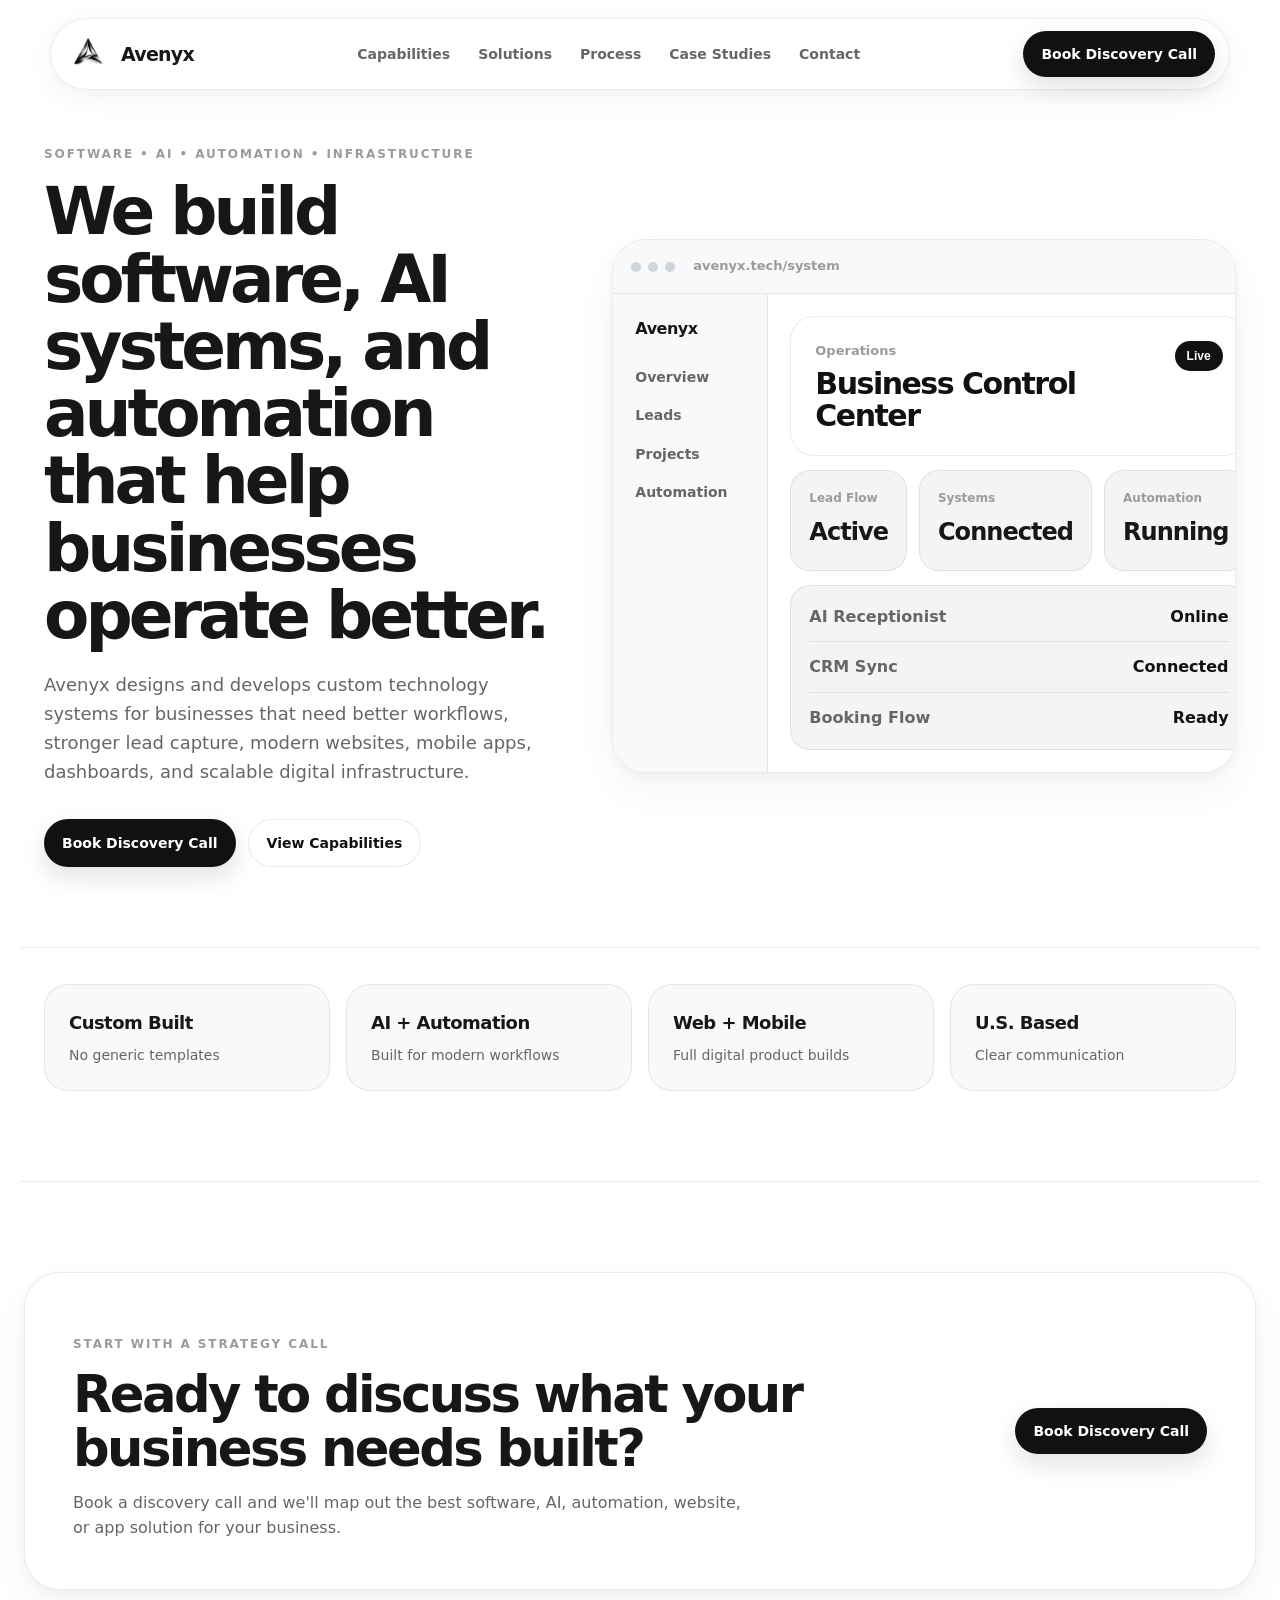
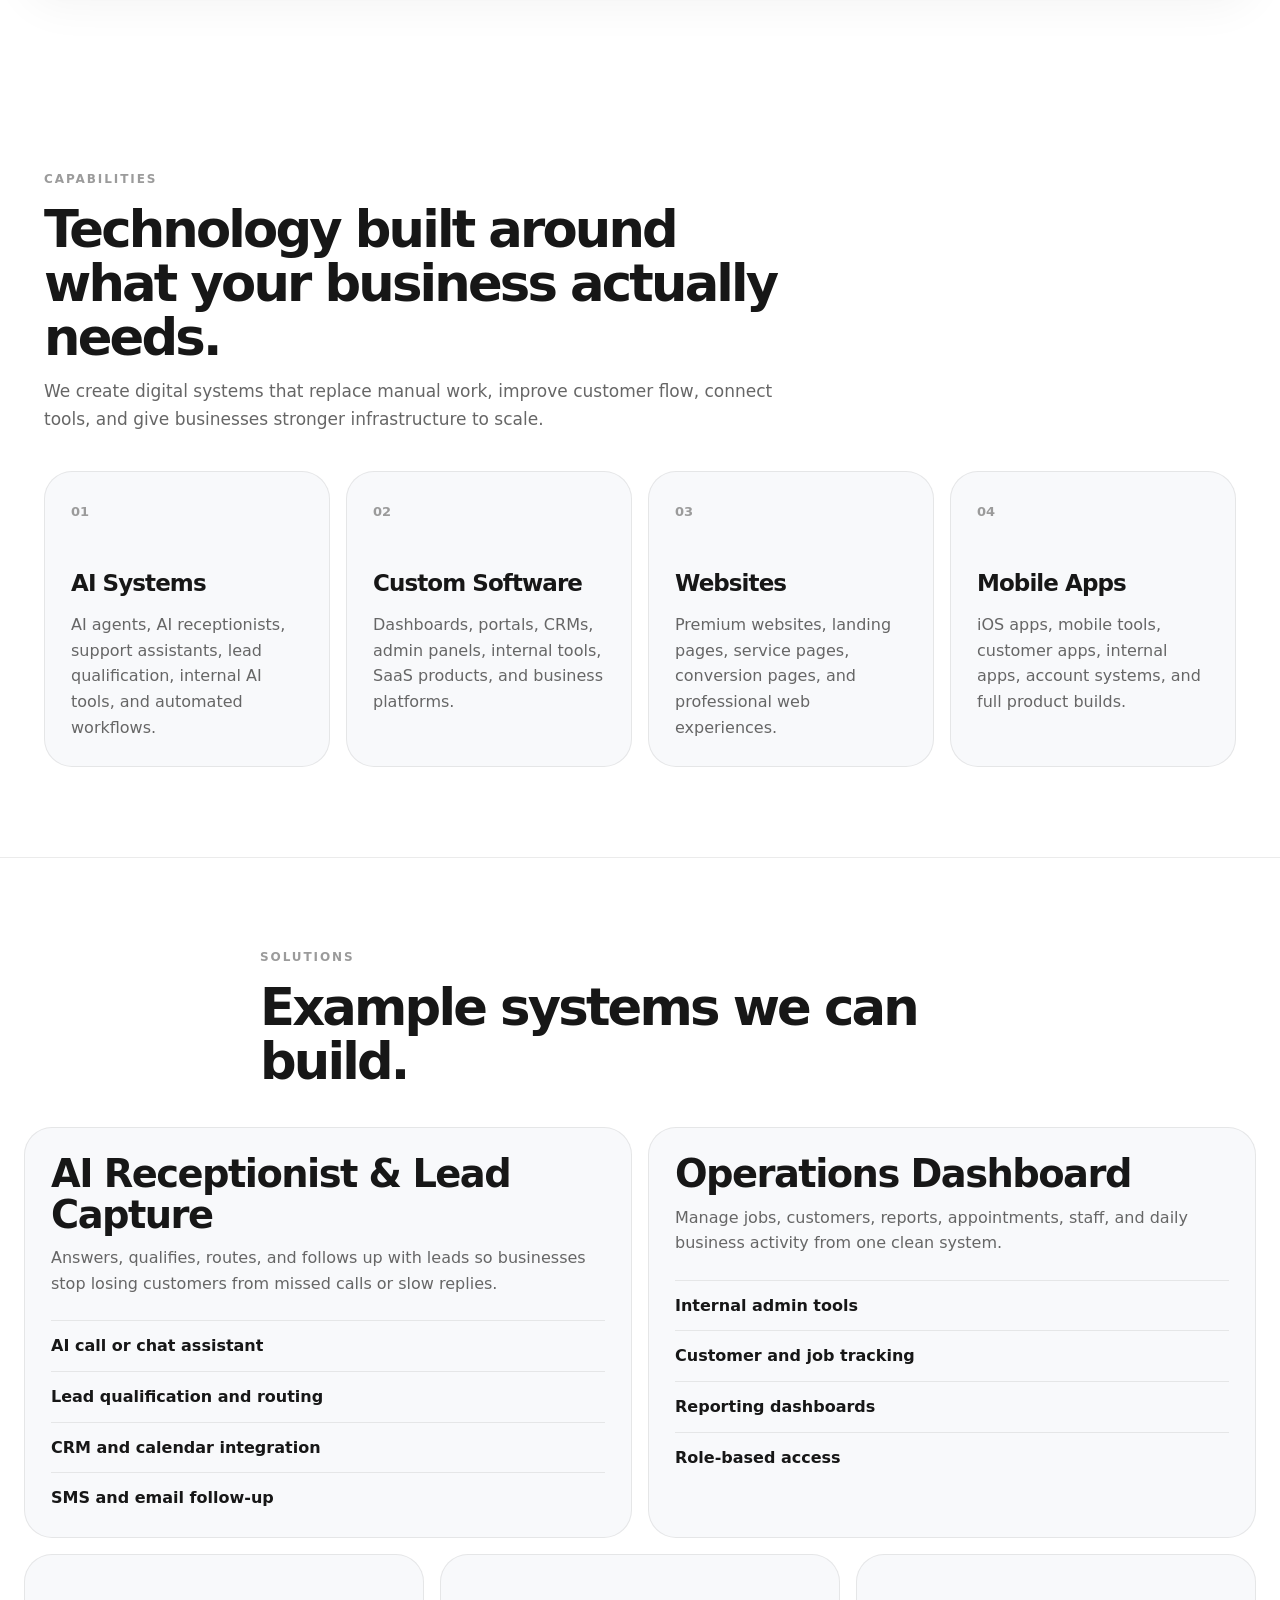
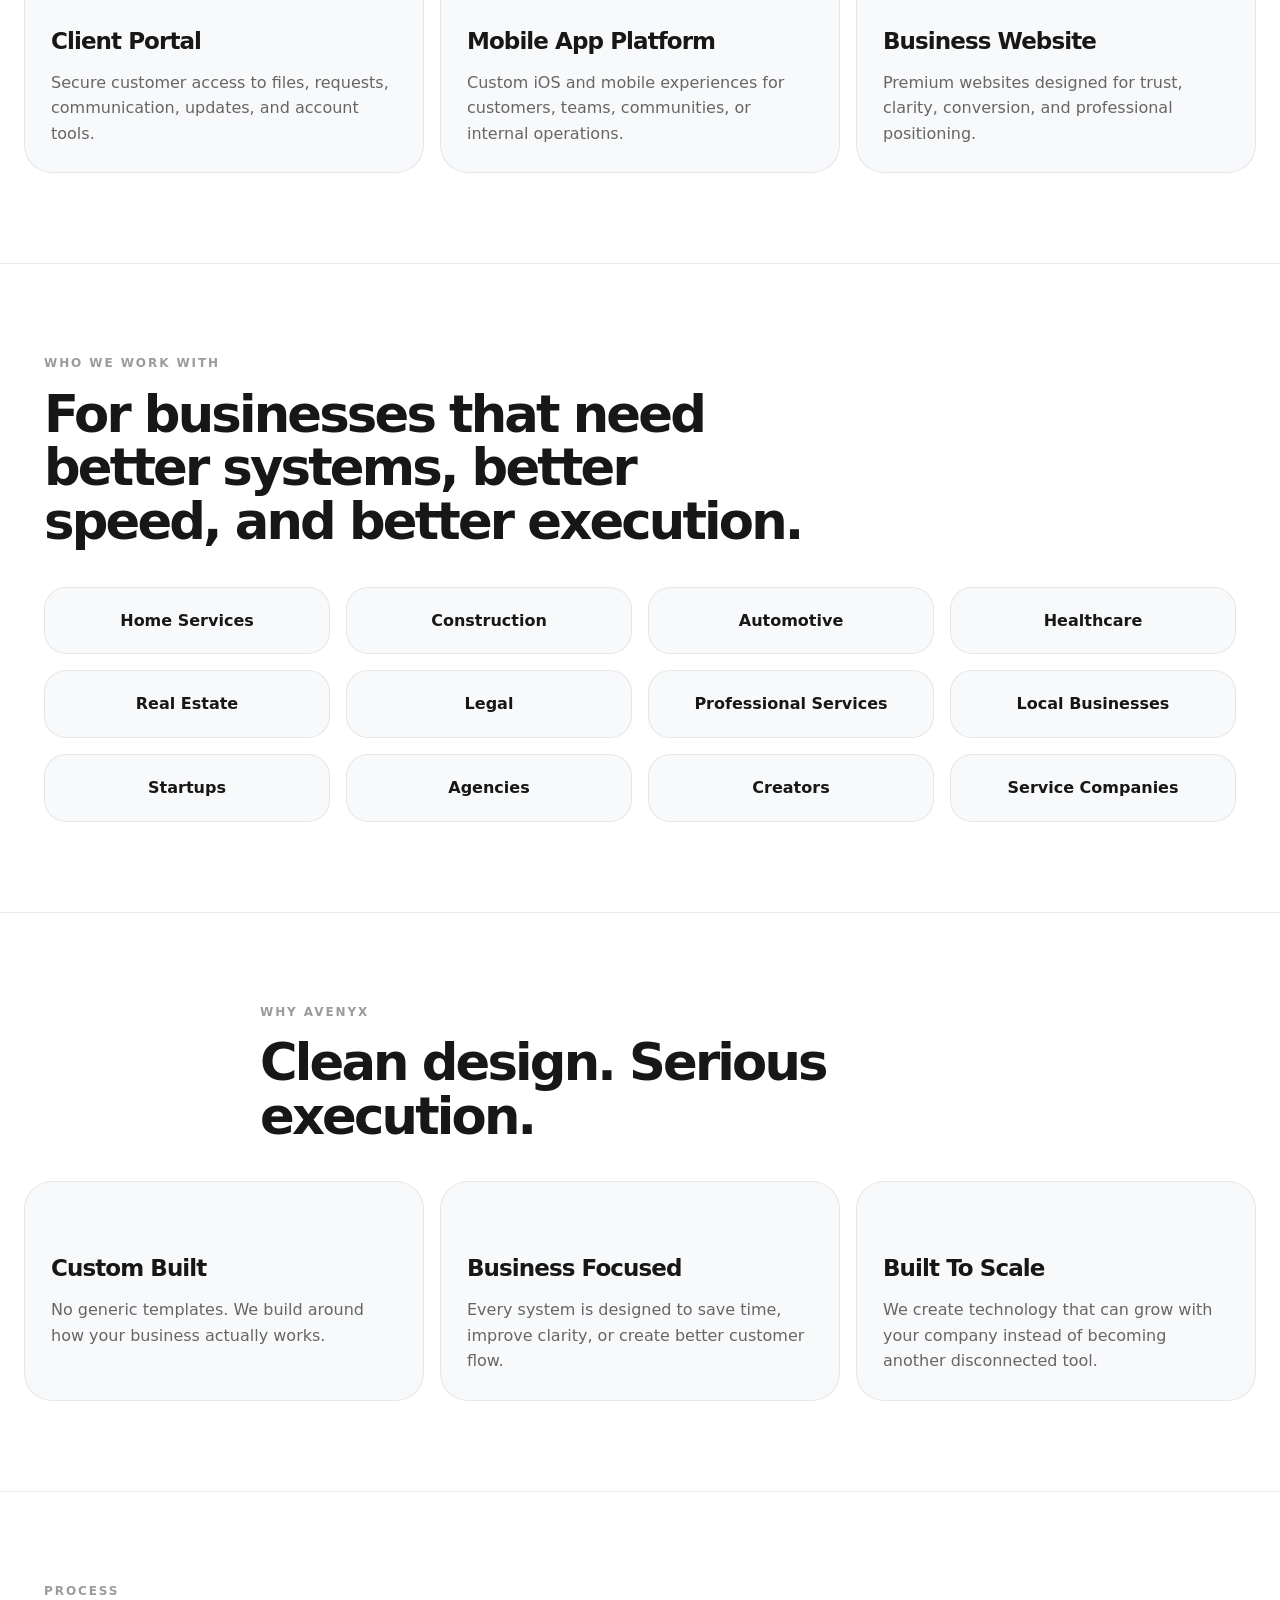
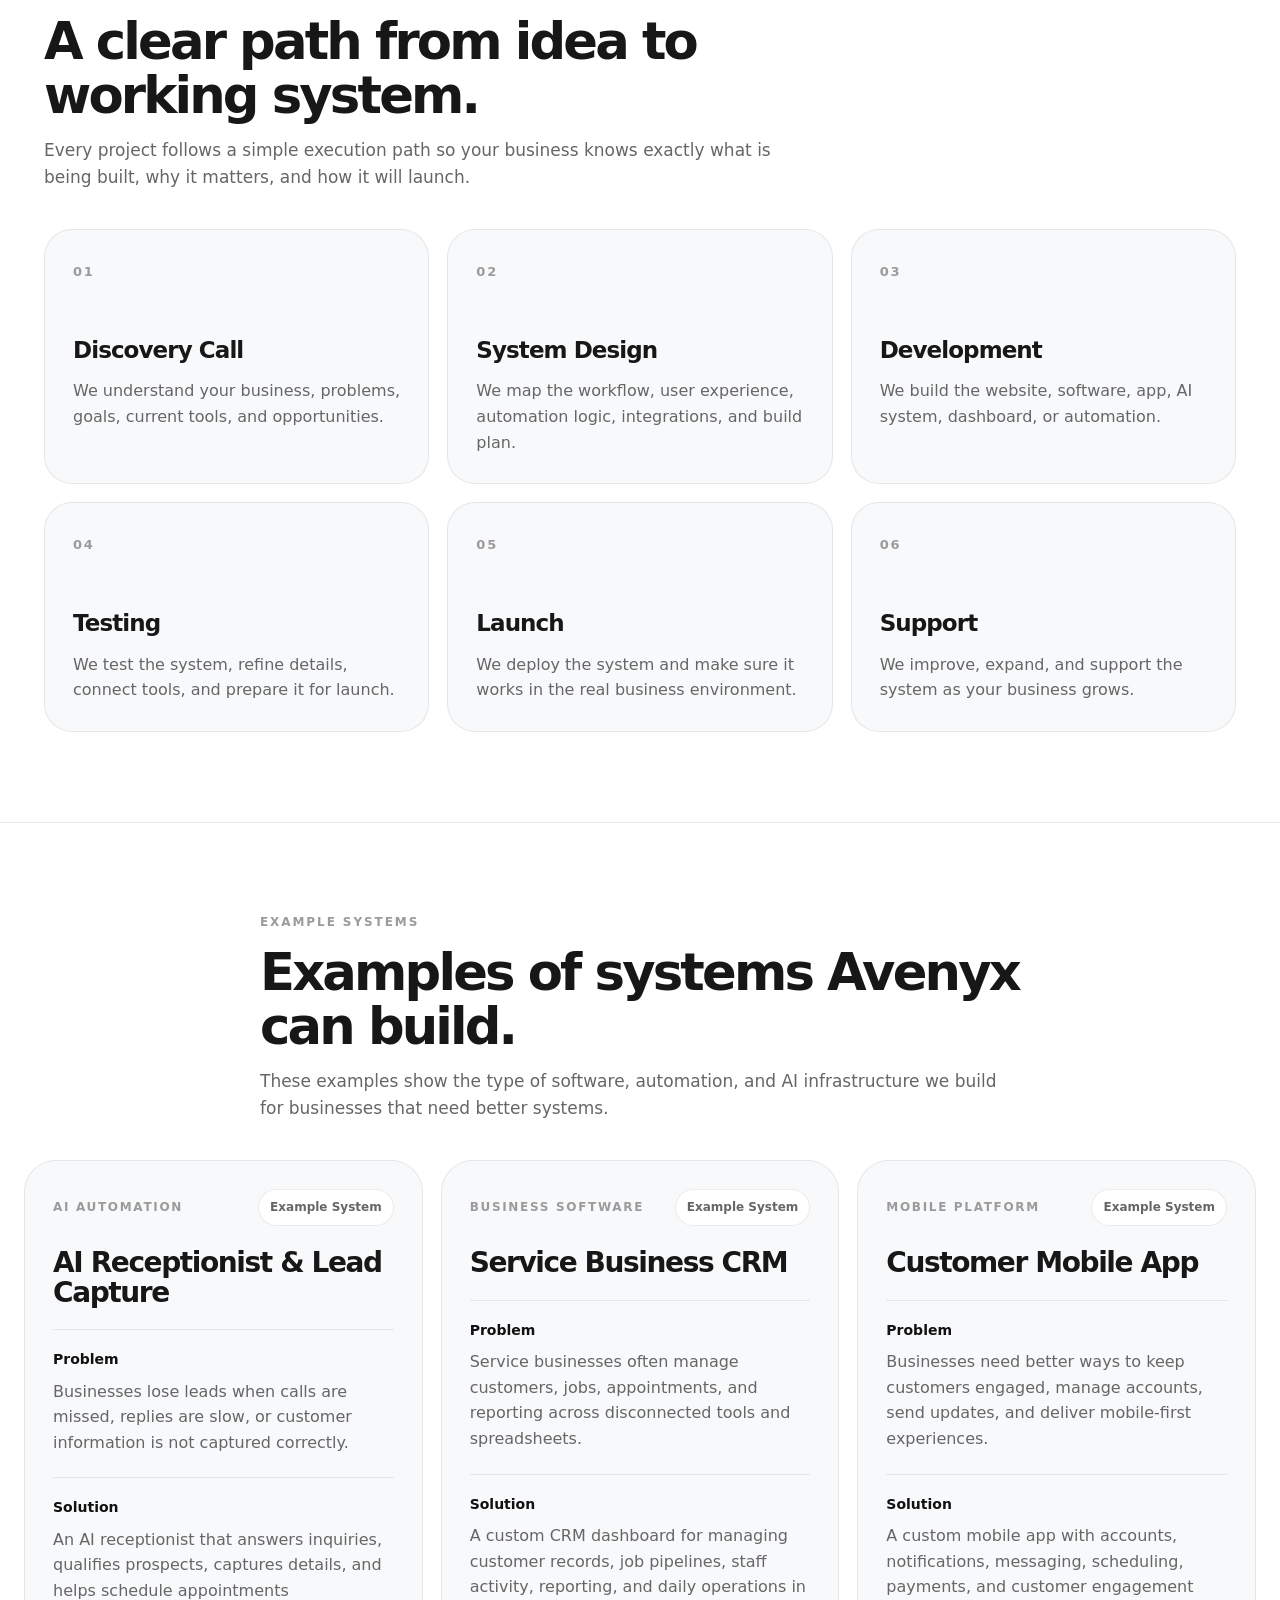
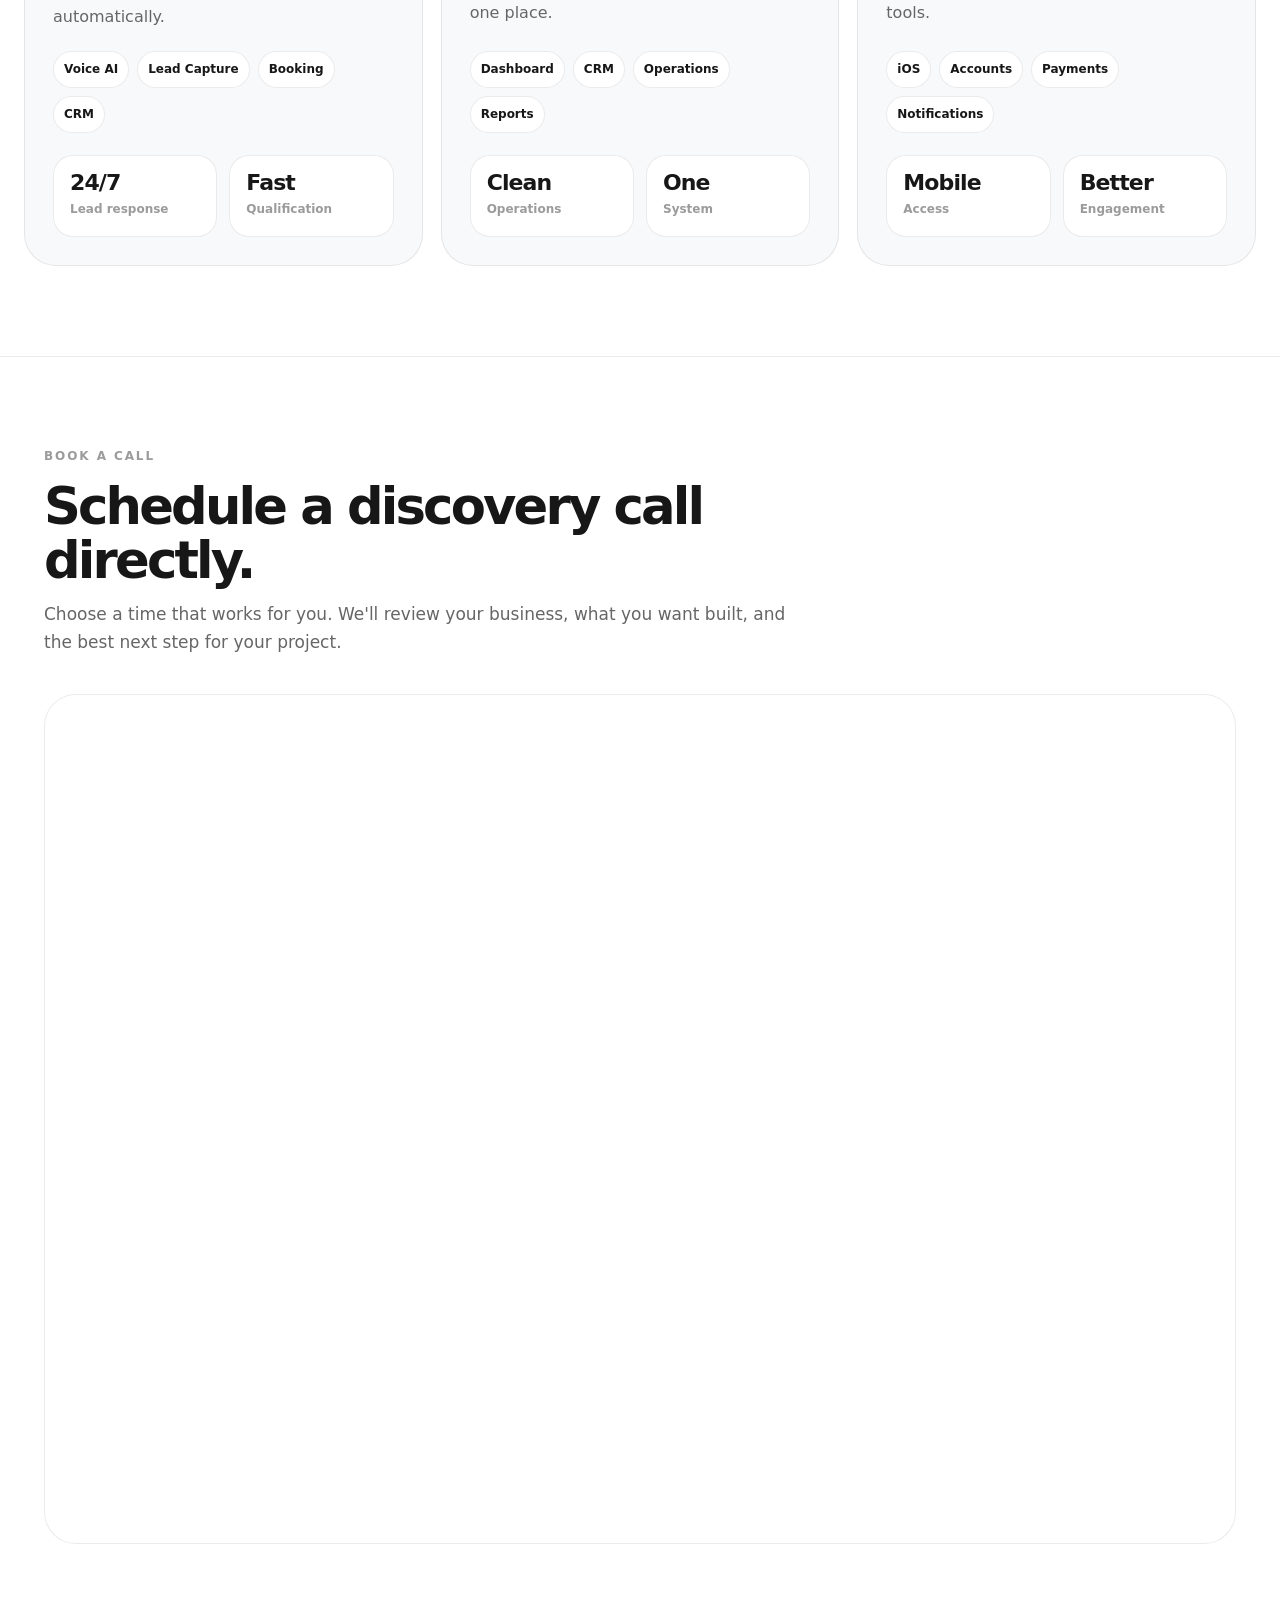
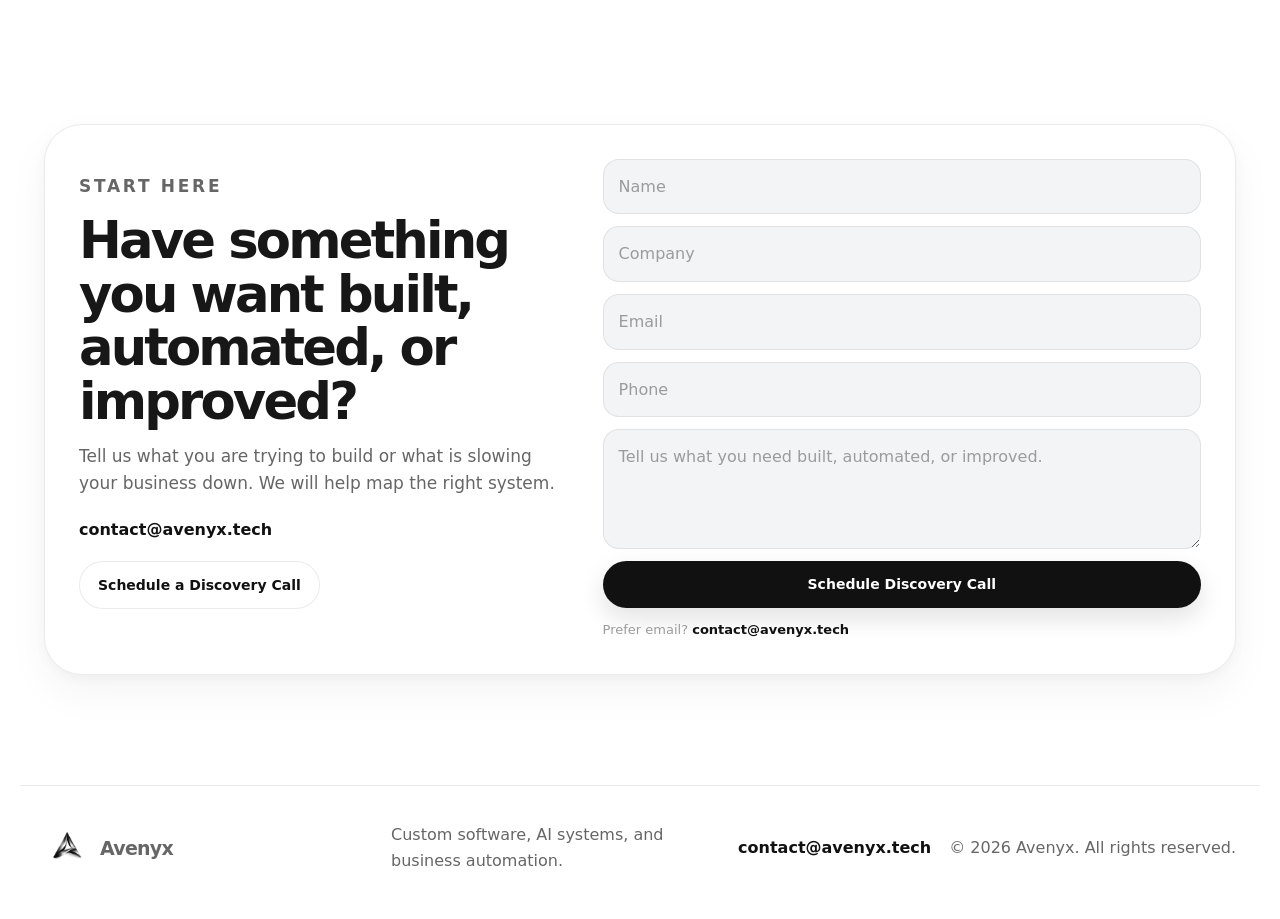
<file: index.html>
<!DOCTYPE html>
<html lang="en">
<head>
  <meta charset="UTF-8" />
  <link rel="icon" type="image/png" href="avenyx-logo.png?fresh=1">
<link rel="apple-touch-icon" href="avenyx-logo.png?fresh=1">
  <meta name="viewport" content="width=device-width, initial-scale=1.0" />

  <title>Avenyx | Software, AI Systems & Business Automation</title>

  <meta
    name="description"
    content="Avenyx builds custom software, AI systems, websites, mobile apps, automation, dashboards, and digital infrastructure for modern businesses."
  />

  <link rel="stylesheet" href="styles.css" />
  <link href="https://assets.calendly.com/assets/external/widget.css" rel="stylesheet" />
</head>

<body>
  <header class="nav">
    <a href="index.html" class="brand">
      <img src="avenyx-logo.png?fresh=1" alt="Avenyx logo" class="brand-logo" />
      <span>Avenyx</span>
    </a>

    <nav class="nav-links">
      <a href="#capabilities">Capabilities</a>
      <a href="#solutions">Solutions</a>
      <a href="#process">Process</a>
      <a href="#case-studies">Case Studies</a>
      <a href="#contact">Contact</a>
    </nav>

    <a
      class="nav-cta"
      href="https://calendly.com/elowell413/avenyx-discovery-call"
      onclick="Calendly.initPopupWidget({url: 'https://calendly.com/elowell413/avenyx-discovery-call'}); return false;"
    >
      Book Discovery Call
    </a>
  </header>

  <main>
    <section class="hero">
      <div class="hero-copy reveal">
        <p class="eyebrow">Software • AI • Automation • Infrastructure</p>

        <h1>We build software, AI systems, and automation that help businesses operate better.</h1>

        <p class="hero-text">
          Avenyx designs and develops custom technology systems for businesses that need
          better workflows, stronger lead capture, modern websites, mobile apps, dashboards,
          and scalable digital infrastructure.
        </p>

        <div class="hero-actions">
          <a
            class="primary-btn"
            href="https://calendly.com/elowell413/avenyx-discovery-call"
            onclick="Calendly.initPopupWidget({url: 'https://calendly.com/elowell413/avenyx-discovery-call'}); return false;"
          >
            Book Discovery Call
          </a>

          <a class="secondary-btn" href="#capabilities">
            View Capabilities
          </a>
        </div>
      </div>

      <div class="hero-visual reveal">
        <div class="browser-shell">
          <div class="browser-top">
            <div class="browser-dots">
              <span></span>
              <span></span>
              <span></span>
            </div>
            <p>avenyx.tech/system</p>
          </div>

          <div class="app-layout">
            <aside>
              <strong>Avenyx</strong>
              <span>Overview</span>
              <span>Leads</span>
              <span>Projects</span>
              <span>Automation</span>
            </aside>

            <section class="app-main">
              <div class="app-header">
                <div>
                  <p>Operations</p>
                  <h2>Business Control Center</h2>
                </div>
                <button type="button">Live</button>
              </div>

              <div class="app-cards">
                <div>
                  <p>Lead Flow</p>
                  <strong>Active</strong>
                </div>

                <div>
                  <p>Systems</p>
                  <strong>Connected</strong>
                </div>

                <div>
                  <p>Automation</p>
                  <strong>Running</strong>
                </div>
              </div>

              <div class="app-table">
                <div>
                  <span>AI Receptionist</span>
                  <strong>Online</strong>
                </div>

                <div>
                  <span>CRM Sync</span>
                  <strong>Connected</strong>
                </div>

                <div>
                  <span>Booking Flow</span>
                  <strong>Ready</strong>
                </div>
              </div>
            </section>
          </div>
        </div>
      </div>
    </section>

    <section class="trust-strip">
      <div class="trust-item reveal">
        <strong>Custom Built</strong>
        <span>No generic templates</span>
      </div>

      <div class="trust-item reveal">
        <strong>AI + Automation</strong>
        <span>Built for modern workflows</span>
      </div>

      <div class="trust-item reveal">
        <strong>Web + Mobile</strong>
        <span>Full digital product builds</span>
      </div>

      <div class="trust-item reveal">
        <strong>U.S. Based</strong>
        <span>Clear communication</span>
      </div>
    </section>

    <section class="strategy-call-section">
      <div class="strategy-call-card reveal">
        <div>
          <p class="section-label">Start With A Strategy Call</p>

          <h2>Ready to discuss what your business needs built?</h2>

          <p>
            Book a discovery call and we'll map out the best software,
            AI, automation, website, or app solution for your business.
          </p>
        </div>

        <a
          class="primary-btn"
          href="https://calendly.com/elowell413/avenyx-discovery-call"
          onclick="Calendly.initPopupWidget({url: 'https://calendly.com/elowell413/avenyx-discovery-call'}); return false;"
        >
          Book Discovery Call
        </a>
      </div>
    </section>

    <section id="capabilities" class="section">
      <div class="section-header reveal">
        <p class="section-label">Capabilities</p>
        <h2>Technology built around what your business actually needs.</h2>
        <p>
          We create digital systems that replace manual work, improve customer flow,
          connect tools, and give businesses stronger infrastructure to scale.
        </p>
      </div>

      <div class="capability-grid">
        <a href="ai-automation.html" class="card reveal">
          <span>01</span>
          <h3>AI Systems</h3>
          <p>AI agents, AI receptionists, support assistants, lead qualification, internal AI tools, and automated workflows.</p>
        </a>

        <a href="custom-software.html" class="card reveal">
          <span>02</span>
          <h3>Custom Software</h3>
          <p>Dashboards, portals, CRMs, admin panels, internal tools, SaaS products, and business platforms.</p>
        </a>

        <a href="websites.html" class="card reveal">
          <span>03</span>
          <h3>Websites</h3>
          <p>Premium websites, landing pages, service pages, conversion pages, and professional web experiences.</p>
        </a>

        <a href="mobile-apps.html" class="card reveal">
          <span>04</span>
          <h3>Mobile Apps</h3>
          <p>iOS apps, mobile tools, customer apps, internal apps, account systems, and full product builds.</p>
        </a>
      </div>
    </section>

    <section id="solutions" class="section alt-section">
      <div class="section-header reveal">
        <p class="section-label">Solutions</p>
        <h2>Example systems we can build.</h2>
      </div>

      <div class="solution-grid">
        <article class="solution-card reveal">
          <h3>AI Receptionist & Lead Capture</h3>
          <p>Answers, qualifies, routes, and follows up with leads so businesses stop losing customers from missed calls or slow replies.</p>
          <ul>
            <li>AI call or chat assistant</li>
            <li>Lead qualification and routing</li>
            <li>CRM and calendar integration</li>
            <li>SMS and email follow-up</li>
          </ul>
        </article>

        <article class="solution-card reveal">
          <h3>Operations Dashboard</h3>
          <p>Manage jobs, customers, reports, appointments, staff, and daily business activity from one clean system.</p>
          <ul>
            <li>Internal admin tools</li>
            <li>Customer and job tracking</li>
            <li>Reporting dashboards</li>
            <li>Role-based access</li>
          </ul>
        </article>
      </div>

      <div class="mini-grid">
        <article class="mini-card reveal">
          <h3>Client Portal</h3>
          <p>Secure customer access to files, requests, communication, updates, and account tools.</p>
        </article>

        <article class="mini-card reveal">
          <h3>Mobile App Platform</h3>
          <p>Custom iOS and mobile experiences for customers, teams, communities, or internal operations.</p>
        </article>

        <article class="mini-card reveal">
          <h3>Business Website</h3>
          <p>Premium websites designed for trust, clarity, conversion, and professional positioning.</p>
        </article>
      </div>
    </section>

    <section class="section">
      <div class="section-header reveal">
        <p class="section-label">Who We Work With</p>
        <h2>For businesses that need better systems, better speed, and better execution.</h2>
      </div>

      <div class="work-with-grid reveal">
        <div>Home Services</div>
        <div>Construction</div>
        <div>Automotive</div>
        <div>Healthcare</div>
        <div>Real Estate</div>
        <div>Legal</div>
        <div>Professional Services</div>
        <div>Local Businesses</div>
        <div>Startups</div>
        <div>Agencies</div>
        <div>Creators</div>
        <div>Service Companies</div>
      </div>
    </section>

    <section class="section alt-section">
      <div class="section-header reveal">
        <p class="section-label">Why Avenyx</p>
        <h2>Clean design. Serious execution.</h2>
      </div>

      <div class="why-grid">
        <div class="card reveal">
          <h3>Custom Built</h3>
          <p>No generic templates. We build around how your business actually works.</p>
        </div>

        <div class="card reveal">
          <h3>Business Focused</h3>
          <p>Every system is designed to save time, improve clarity, or create better customer flow.</p>
        </div>

        <div class="card reveal">
          <h3>Built To Scale</h3>
          <p>We create technology that can grow with your company instead of becoming another disconnected tool.</p>
        </div>
      </div>
    </section>

    <section id="process" class="section">
      <div class="section-header reveal">
        <p class="section-label">Process</p>
        <h2>A clear path from idea to working system.</h2>
        <p>
          Every project follows a simple execution path so your business knows exactly
          what is being built, why it matters, and how it will launch.
        </p>
      </div>

      <div class="timeline reveal">
        <div class="timeline-step">
          <span>01</span>
          <h3>Discovery Call</h3>
          <p>We understand your business, problems, goals, current tools, and opportunities.</p>
        </div>

        <div class="timeline-step">
          <span>02</span>
          <h3>System Design</h3>
          <p>We map the workflow, user experience, automation logic, integrations, and build plan.</p>
        </div>

        <div class="timeline-step">
          <span>03</span>
          <h3>Development</h3>
          <p>We build the website, software, app, AI system, dashboard, or automation.</p>
        </div>

        <div class="timeline-step">
          <span>04</span>
          <h3>Testing</h3>
          <p>We test the system, refine details, connect tools, and prepare it for launch.</p>
        </div>

        <div class="timeline-step">
          <span>05</span>
          <h3>Launch</h3>
          <p>We deploy the system and make sure it works in the real business environment.</p>
        </div>

        <div class="timeline-step">
          <span>06</span>
          <h3>Support</h3>
          <p>We improve, expand, and support the system as your business grows.</p>
        </div>
      </div>
    </section>

    <section id="case-studies" class="section alt-section">
      <div class="section-header reveal">
        <p class="section-label">Example Systems</p>
        <h2>Examples of systems Avenyx can build.</h2>
        <p>
          These examples show the type of software, automation, and AI infrastructure
          we build for businesses that need better systems.
        </p>
      </div>

      <div class="case-study-grid">
        <article class="case-study-card reveal">
          <div class="case-study-top">
            <p>AI Automation</p>
            <span>Example System</span>
          </div>

          <h3>AI Receptionist & Lead Capture</h3>

          <div class="case-study-block">
            <strong>Problem</strong>
            <p>Businesses lose leads when calls are missed, replies are slow, or customer information is not captured correctly.</p>
          </div>

          <div class="case-study-block">
            <strong>Solution</strong>
            <p>An AI receptionist that answers inquiries, qualifies prospects, captures details, and helps schedule appointments automatically.</p>
          </div>

          <div class="case-study-tags">
            <span>Voice AI</span>
            <span>Lead Capture</span>
            <span>Booking</span>
            <span>CRM</span>
          </div>

          <div class="case-study-results">
            <div>
              <strong>24/7</strong>
              <span>Lead response</span>
            </div>
            <div>
              <strong>Fast</strong>
              <span>Qualification</span>
            </div>
          </div>
        </article>

        <article class="case-study-card reveal">
          <div class="case-study-top">
            <p>Business Software</p>
            <span>Example System</span>
          </div>

          <h3>Service Business CRM</h3>

          <div class="case-study-block">
            <strong>Problem</strong>
            <p>Service businesses often manage customers, jobs, appointments, and reporting across disconnected tools and spreadsheets.</p>
          </div>

          <div class="case-study-block">
            <strong>Solution</strong>
            <p>A custom CRM dashboard for managing customer records, job pipelines, staff activity, reporting, and daily operations in one place.</p>
          </div>

          <div class="case-study-tags">
            <span>Dashboard</span>
            <span>CRM</span>
            <span>Operations</span>
            <span>Reports</span>
          </div>

          <div class="case-study-results">
            <div>
              <strong>Clean</strong>
              <span>Operations</span>
            </div>
            <div>
              <strong>One</strong>
              <span>System</span>
            </div>
          </div>
        </article>

        <article class="case-study-card reveal">
          <div class="case-study-top">
            <p>Mobile Platform</p>
            <span>Example System</span>
          </div>

          <h3>Customer Mobile App</h3>

          <div class="case-study-block">
            <strong>Problem</strong>
            <p>Businesses need better ways to keep customers engaged, manage accounts, send updates, and deliver mobile-first experiences.</p>
          </div>

          <div class="case-study-block">
            <strong>Solution</strong>
            <p>A custom mobile app with accounts, notifications, messaging, scheduling, payments, and customer engagement tools.</p>
          </div>

          <div class="case-study-tags">
            <span>iOS</span>
            <span>Accounts</span>
            <span>Payments</span>
            <span>Notifications</span>
          </div>

          <div class="case-study-results">
            <div>
              <strong>Mobile</strong>
              <span>Access</span>
            </div>
            <div>
              <strong>Better</strong>
              <span>Engagement</span>
            </div>
          </div>
        </article>
      </div>
    </section>

    <section class="section calendly-section">
      <div class="section-header reveal">
        <p class="section-label">Book A Call</p>
        <h2>Schedule a discovery call directly.</h2>
        <p>
          Choose a time that works for you. We'll review your business, what you want built,
          and the best next step for your project.
        </p>
      </div>

      <div
        class="calendly-inline-widget"
        data-url="https://calendly.com/elowell413/avenyx-discovery-call?hide_gdpr_banner=1"
      ></div>
    </section>

    <section id="contact" class="section contact-section">
      <div class="contact-card reveal">
        <div class="contact-copy">
          <p class="section-label">Start Here</p>
          <h2>Have something you want built, automated, or improved?</h2>
          <p>
            Tell us what you are trying to build or what is slowing your business down.
            We will help map the right system.
          </p>

          <a class="email-link" href="mailto:contact@avenyx.tech?subject=Avenyx Project Inquiry">
            contact@avenyx.tech
          </a>

          <a
            class="secondary-btn calendly-button"
            href="https://calendly.com/elowell413/avenyx-discovery-call"
            onclick="Calendly.initPopupWidget({url: 'https://calendly.com/elowell413/avenyx-discovery-call'}); return false;"
          >
            Schedule a Discovery Call
          </a>
        </div>

        <form class="contact-form">
          <input type="text" placeholder="Name" />
          <input type="text" placeholder="Company" />
          <input type="email" placeholder="Email" />
          <input type="tel" placeholder="Phone" />
          <textarea placeholder="Tell us what you need built, automated, or improved."></textarea>

          <a
            class="primary-btn form-booking-button"
            href="https://calendly.com/elowell413/avenyx-discovery-call"
            onclick="Calendly.initPopupWidget({url: 'https://calendly.com/elowell413/avenyx-discovery-call'}); return false;"
          >
            Schedule Discovery Call
          </a>

          <p>
            Prefer email?
            <a href="mailto:contact@avenyx.tech">contact@avenyx.tech</a>
          </p>
        </form>
      </div>
    </section>
  </main>

  <footer>
    <div class="footer-brand">
      <img src="avenyx-logo.png?fresh=1" alt="Avenyx logo" class="brand-logo" />
      <span>Avenyx</span>
    </div>

    <p>Custom software, AI systems, and business automation.</p>
    <a href="mailto:contact@avenyx.tech">contact@avenyx.tech</a>
    <p>© <span id="year"></span> Avenyx. All rights reserved.</p>
  </footer>

  <script src="https://assets.calendly.com/assets/external/widget.js" async></script>
  <script src="script.js"></script>
</body>
</html>
</file>
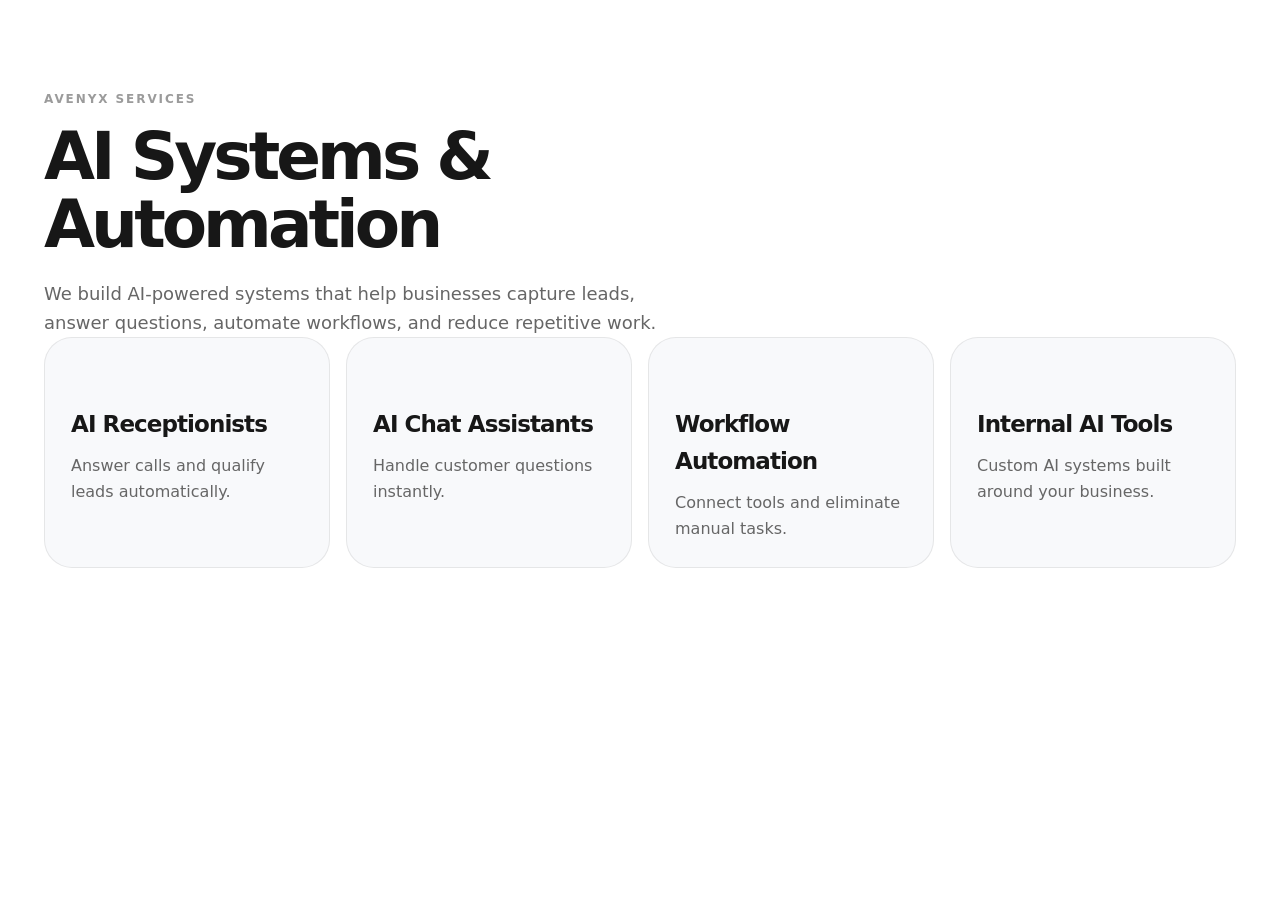
<file: ai-automation.html>
<!DOCTYPE html>
<html lang="en">
<head>
<meta charset="UTF-8">
<meta name="viewport" content="width=device-width, initial-scale=1.0">

<title>AI Systems | Avenyx</title>

<link rel="stylesheet" href="styles.css">
</head>

<body>

<section class="section">

<p class="section-label">Avenyx Services</p>

<h1>AI Systems & Automation</h1>

<p class="hero-text">
We build AI-powered systems that help businesses capture leads,
answer questions, automate workflows, and reduce repetitive work.
</p>

<div class="capability-grid">

<div class="card">
<h3>AI Receptionists</h3>
<p>Answer calls and qualify leads automatically.</p>
</div>

<div class="card">
<h3>AI Chat Assistants</h3>
<p>Handle customer questions instantly.</p>
</div>

<div class="card">
<h3>Workflow Automation</h3>
<p>Connect tools and eliminate manual tasks.</p>
</div>

<div class="card">
<h3>Internal AI Tools</h3>
<p>Custom AI systems built around your business.</p>
</div>

</div>

</section>

</body>
</html>
</file>
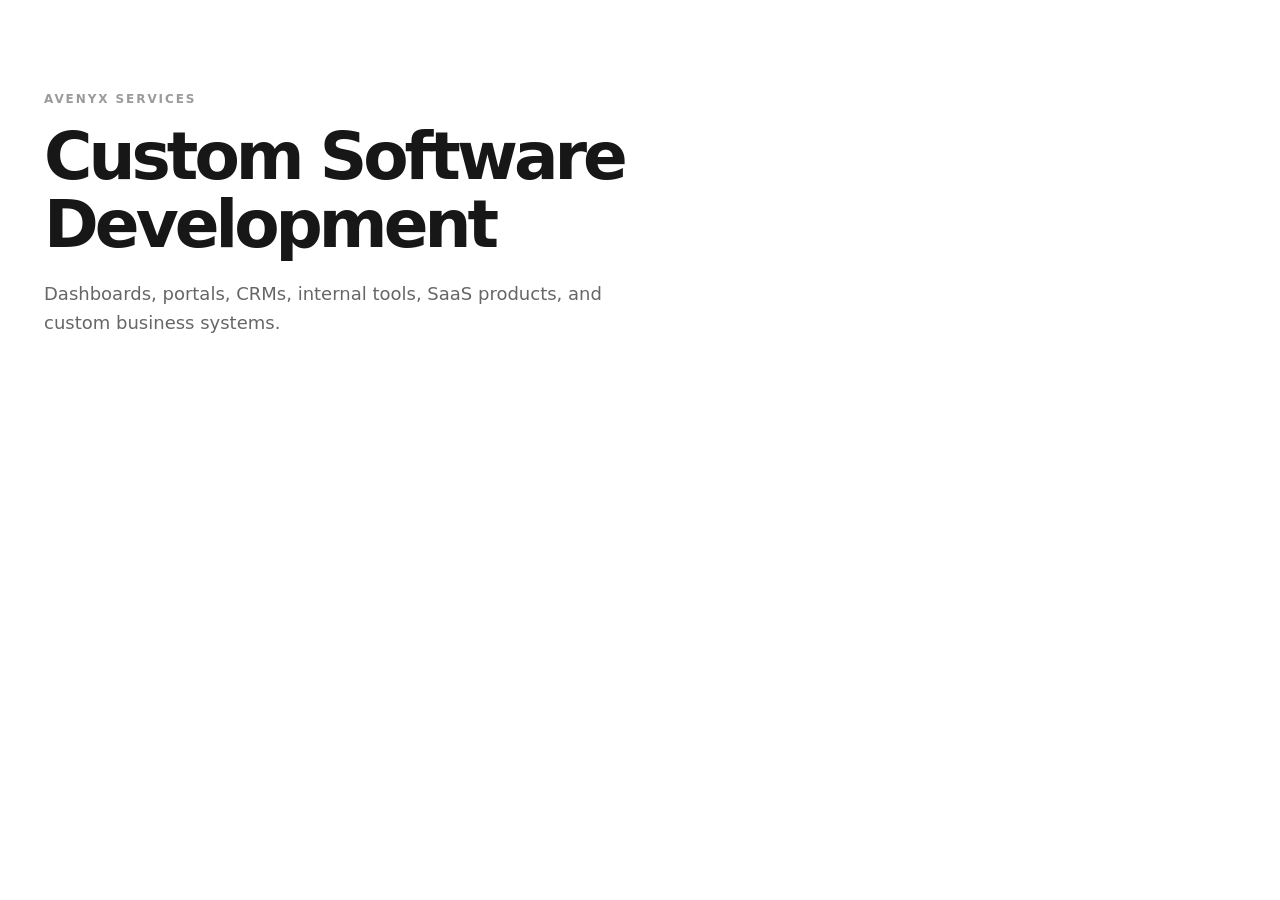
<file: custom-software.html>
<!DOCTYPE html>
<html lang="en">
<head>
<meta charset="UTF-8">
<meta name="viewport" content="width=device-width, initial-scale=1.0">

<title>Custom Software | Avenyx</title>

<link rel="stylesheet" href="styles.css">
</head>

<body>

<section class="section">

<p class="section-label">Avenyx Services</p>

<h1>Custom Software Development</h1>

<p class="hero-text">
Dashboards, portals, CRMs, internal tools, SaaS products,
and custom business systems.
</p>

</section>

</body>
</html>
</file>
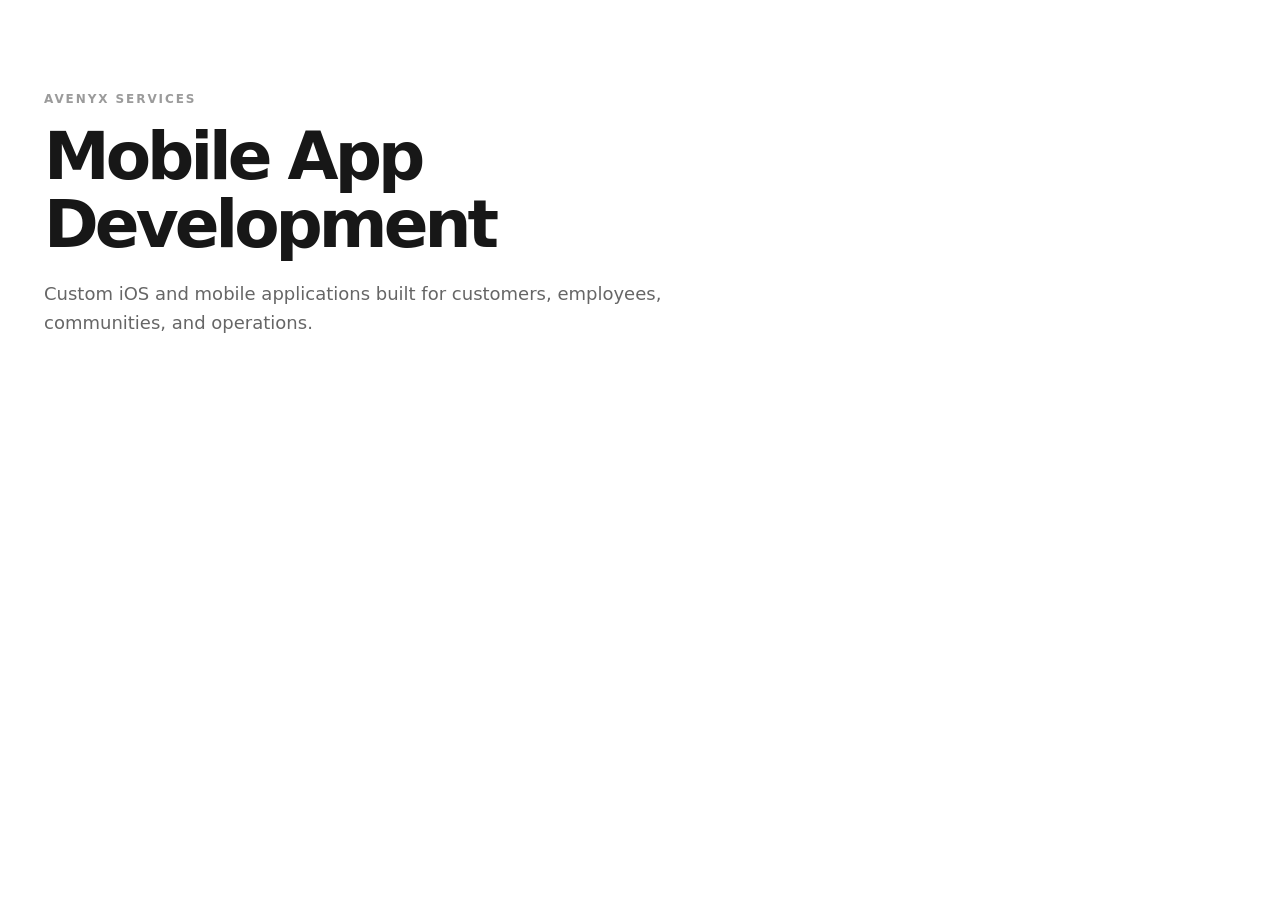
<file: mobile-apps.html>
<!DOCTYPE html>
<html lang="en">
<head>
<meta charset="UTF-8">
<meta name="viewport" content="width=device-width, initial-scale=1.0">

<title>Mobile Apps | Avenyx</title>

<link rel="stylesheet" href="styles.css">
</head>

<body>

<section class="section">

<p class="section-label">Avenyx Services</p>

<h1>Mobile App Development</h1>

<p class="hero-text">
Custom iOS and mobile applications built for
customers, employees, communities, and operations.
</p>

</section>

</body>
</html>
</file>
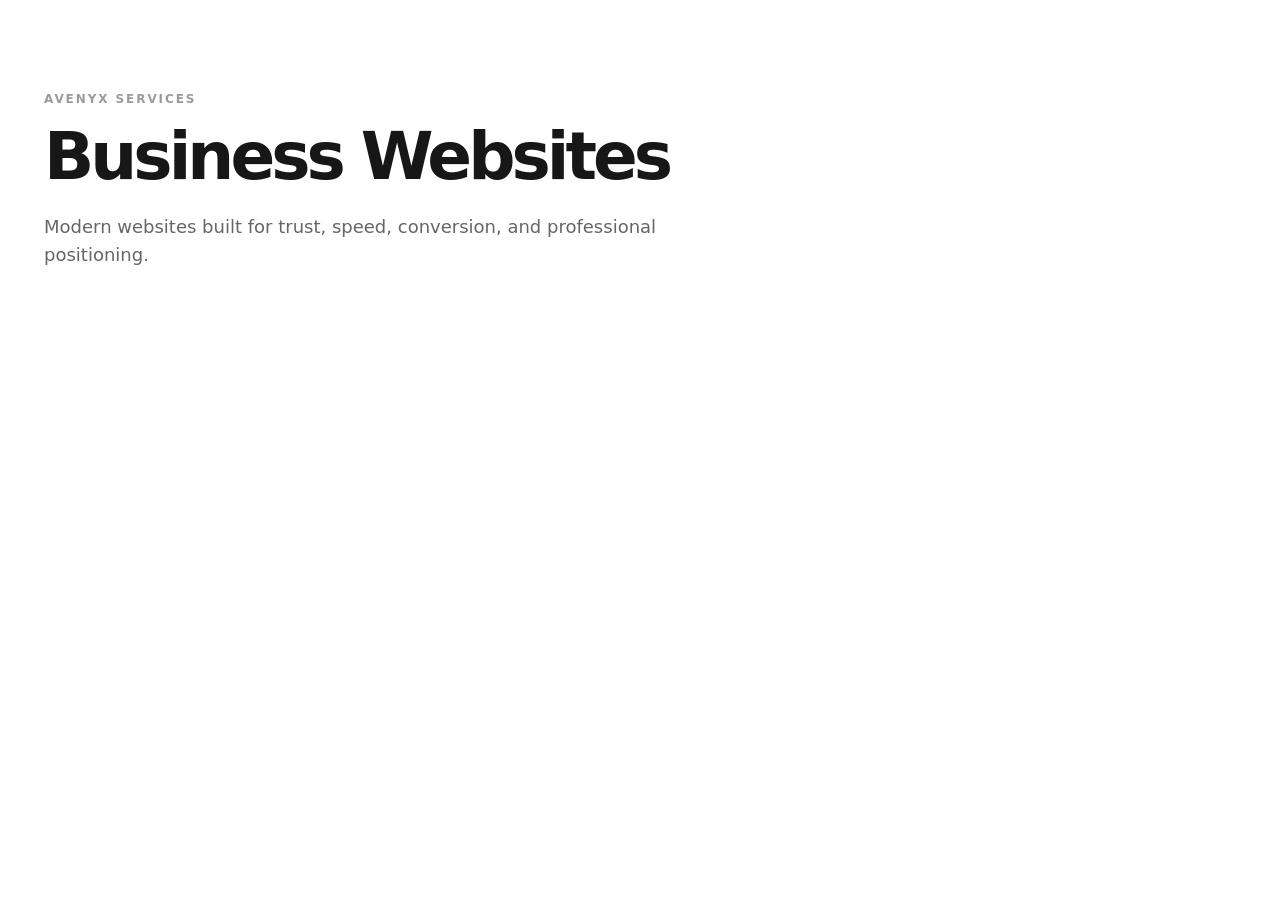
<file: websites.html>
<!DOCTYPE html>
<html lang="en">
<head>
<meta charset="UTF-8">
<meta name="viewport" content="width=device-width, initial-scale=1.0">

<title>Websites | Avenyx</title>

<link rel="stylesheet" href="styles.css">
</head>

<body>

<section class="section">

<p class="section-label">Avenyx Services</p>

<h1>Business Websites</h1>

<p class="hero-text">
Modern websites built for trust, speed,
conversion, and professional positioning.
</p>

</section>

</body>
</html>
</file>
<file: styles.css>
:root {
  --background: #ffffff;
  --surface: #ffffff;
  --surface-soft: #f8f9fb;
  --surface-light: #f3f4f6;
  --surface-line: #eef0f3;

  --black: #111111;
  --text: #171717;
  --muted: #666666;
  --soft: #9b9b9b;

  --line: rgba(0, 0, 0, 0.08);
  --line-strong: rgba(0, 0, 0, 0.14);

  --radius: 28px;

  --shadow:
    0 4px 12px rgba(0, 0, 0, 0.035),
    0 18px 44px rgba(0, 0, 0, 0.045);
}

* {
  box-sizing: border-box;
  margin: 0;
  padding: 0;
}

html,
body {
  background: #ffffff;
  scroll-behavior: smooth;
  overflow-x: hidden;
}

body {
  color: var(--text);
  font-family: Inter, ui-sans-serif, system-ui, -apple-system, BlinkMacSystemFont, "Segoe UI", sans-serif;
  line-height: 1.6;
}

a {
  color: inherit;
  text-decoration: none;
}

img {
  max-width: 100%;
  height: auto;
}

.nav {
  width: calc(100% - 48px);
  max-width: 1180px;
  position: fixed;
  top: 18px;
  left: 50%;
  transform: translateX(-50%);
  z-index: 100;
  padding: 12px 14px;
  border-radius: 999px;
  background: rgba(255, 255, 255, 0.94);
  border: 1px solid var(--line);
  backdrop-filter: blur(22px);
  box-shadow: 0 8px 28px rgba(0, 0, 0, 0.055);
  display: flex;
  align-items: center;
  justify-content: space-between;
}

.brand,
.footer-brand {
  display: inline-flex;
  align-items: center;
  gap: 10px;
  font-weight: 800;
  letter-spacing: -0.04em;
  font-size: 19px;
}

.brand-logo,
.brand img,
.footer-brand img {
  width: 46px !important;
  height: 46px !important;
  max-width: 46px !important;
  max-height: 46px !important;
  object-fit: contain;
  display: block;
  flex-shrink: 0;
}

.nav-links {
  display: flex;
  gap: 28px;
  color: var(--muted);
  font-size: 14px;
  font-weight: 650;
}

.nav-links a:hover {
  color: var(--black);
}

.nav-cta,
.primary-btn,
.secondary-btn {
  display: inline-flex;
  align-items: center;
  justify-content: center;
  border-radius: 999px;
  padding: 12px 18px;
  font-size: 14px;
  font-weight: 800;
  transition: transform 0.2s ease, box-shadow 0.2s ease, border-color 0.2s ease;
}

.nav-cta,
.primary-btn {
  background: var(--black);
  color: #ffffff;
  box-shadow: 0 10px 24px rgba(17, 17, 17, 0.12);
}

.secondary-btn {
  background: #ffffff;
  color: var(--black);
  border: 1px solid var(--line);
}

.nav-cta:hover,
.primary-btn:hover,
.secondary-btn:hover {
  transform: translateY(-2px);
}

.hero {
  max-width: 1240px;
  min-height: 92vh;
  margin: 0 auto;
  padding: 145px 24px 80px;
  display: grid;
  grid-template-columns: 0.9fr 1.1fr;
  gap: 58px;
  align-items: center;
  background: #ffffff;
  border-bottom: 1px solid var(--line);
}

.eyebrow,
.section-label {
  color: var(--soft);
  text-transform: uppercase;
  letter-spacing: 0.16em;
  font-size: 12px;
  font-weight: 900;
  margin-bottom: 14px;
}

h1 {
  max-width: 680px;
  font-size: clamp(42px, 5.2vw, 66px);
  line-height: 1.02;
  letter-spacing: -0.06em;
}

.hero-text {
  max-width: 620px;
  margin-top: 22px;
  color: var(--muted);
  font-size: 18px;
}

.hero-actions {
  display: flex;
  flex-wrap: wrap;
  gap: 12px;
  margin-top: 32px;
}

.hero-visual {
  width: 100%;
  min-width: 0;
}

.browser-shell {
  background: #ffffff;
  border: 1px solid var(--line);
  border-radius: 34px;
  box-shadow: var(--shadow);
  overflow: hidden;
}

.browser-top {
  height: 54px;
  padding: 0 18px;
  border-bottom: 1px solid var(--line);
  background: var(--surface-soft);
  display: flex;
  align-items: center;
  gap: 18px;
  color: var(--soft);
  font-size: 13px;
  font-weight: 700;
}

.browser-dots {
  display: flex;
  gap: 7px;
}

.browser-dots span {
  width: 10px;
  height: 10px;
  border-radius: 999px;
  background: #d1d5db;
}

.app-layout {
  display: grid;
  grid-template-columns: 155px 1fr;
  min-height: 430px;
  background: #ffffff;
}

.app-layout aside {
  padding: 22px;
  border-right: 1px solid var(--line);
  background: var(--surface-soft);
  display: grid;
  align-content: start;
  gap: 16px;
}

.app-layout aside strong {
  margin-bottom: 8px;
  letter-spacing: -0.03em;
}

.app-layout aside span {
  color: var(--muted);
  font-size: 14px;
  font-weight: 700;
}

.app-main {
  padding: 22px;
  background: #ffffff;
}

.app-header {
  padding: 24px;
  border-radius: 24px;
  background: #ffffff;
  border: 1px solid var(--line);
  color: var(--black);
  display: flex;
  align-items: flex-start;
  justify-content: space-between;
  gap: 20px;
}

.app-header p {
  color: var(--soft);
  font-size: 13px;
  font-weight: 750;
}

.app-header h2 {
  margin-top: 6px;
  font-size: 30px;
  line-height: 1.05;
  letter-spacing: -0.05em;
}

.app-header button {
  border: none;
  border-radius: 999px;
  background: var(--black);
  color: #ffffff;
  padding: 8px 12px;
  font-size: 12px;
  font-weight: 900;
}

.app-cards {
  margin-top: 14px;
  display: grid;
  grid-template-columns: repeat(3, 1fr);
  gap: 12px;
}

.app-cards div,
.app-table {
  background: var(--surface-light);
  border: 1px solid var(--line);
  border-radius: 20px;
  padding: 18px;
}

.app-cards p {
  color: var(--soft);
  font-size: 12px;
  font-weight: 800;
}

.app-cards strong {
  display: block;
  margin-top: 5px;
  font-size: 24px;
  letter-spacing: -0.04em;
}

.app-table {
  margin-top: 14px;
  display: grid;
  gap: 12px;
}

.app-table div {
  display: flex;
  justify-content: space-between;
  gap: 20px;
  padding-bottom: 12px;
  border-bottom: 1px solid var(--line);
}

.app-table div:last-child {
  border-bottom: none;
  padding-bottom: 0;
}

.app-table span {
  color: var(--muted);
  font-weight: 700;
}

.app-table strong {
  color: var(--black);
}

.section {
  max-width: 1240px;
  margin: 0 auto;
  padding: 90px 24px;
  background: #ffffff;
}

.alt-section {
  max-width: none;
  background: #ffffff;
  border-top: 1px solid var(--line);
  border-bottom: 1px solid var(--line);
}

.alt-section > * {
  max-width: 1240px;
  margin-left: auto;
  margin-right: auto;
}

.section-header {
  max-width: 760px;
  margin-bottom: 38px;
}

.section-header h2,
.contact-card h2 {
  font-size: clamp(34px, 4vw, 52px);
  line-height: 1.05;
  letter-spacing: -0.055em;
}

.section-header p:not(.section-label),
.contact-copy p {
  color: var(--muted);
  margin-top: 14px;
  font-size: 17px;
}

.trust-strip {
  max-width: 1240px;
  margin: 0 auto;
  padding: 36px 24px 90px;
  display: grid;
  grid-template-columns: repeat(4, 1fr);
  gap: 16px;
  border-bottom: 1px solid var(--line);
}

.trust-item {
  padding: 24px;
  border-radius: 24px;
  background: var(--surface-soft);
  border: 1px solid var(--line);
}

.trust-item strong {
  display: block;
  font-size: 18px;
  letter-spacing: -0.03em;
}

.trust-item span {
  display: block;
  margin-top: 6px;
  color: var(--muted);
  font-size: 14px;
}

.strategy-call-section {
  padding: 90px 24px;
  background: #ffffff;
}

.strategy-call-card {
  max-width: 1240px;
  margin: 0 auto;
  padding: 48px;
  border-radius: 36px;
  background: #ffffff;
  border: 1px solid var(--line);
  color: var(--text);
  display: flex;
  align-items: center;
  justify-content: space-between;
  gap: 36px;
  box-shadow: var(--shadow);
}

.strategy-call-card h2 {
  font-size: clamp(32px, 4vw, 52px);
  line-height: 1.05;
  letter-spacing: -0.05em;
  color: var(--text);
}

.strategy-call-card p {
  max-width: 680px;
  margin-top: 14px;
  color: var(--muted);
}

.strategy-call-card .section-label {
  color: var(--soft);
}

.strategy-call-card .primary-btn {
  background: var(--black);
  color: #ffffff;
  white-space: nowrap;
}

.capability-grid,
.why-grid,
.mini-grid {
  display: grid;
  gap: 16px;
}

.capability-grid {
  grid-template-columns: repeat(4, 1fr);
}

.why-grid,
.mini-grid {
  grid-template-columns: repeat(3, 1fr);
}

.card,
.mini-card,
.solution-card {
  background: var(--surface-soft);
  border: 1px solid var(--line);
  border-radius: var(--radius);
  padding: 26px;
  box-shadow: none;
  transition: transform 0.2s ease, border-color 0.2s ease, background 0.2s ease;
}

.card:hover,
.mini-card:hover,
.solution-card:hover {
  transform: translateY(-4px);
  background: #f5f6f8;
  border-color: var(--line-strong);
}

.card span {
  color: var(--soft);
  font-size: 13px;
  font-weight: 900;
}

.card h3,
.mini-card h3,
.solution-card h3,
.timeline-step h3 {
  margin-top: 42px;
  font-size: 23px;
  letter-spacing: -0.04em;
}

.card p,
.mini-card p,
.solution-card p,
.timeline-step p {
  margin-top: 10px;
  color: var(--muted);
}

.solution-grid {
  display: grid;
  grid-template-columns: repeat(2, 1fr);
  gap: 16px;
}

.solution-card h3 {
  margin-top: 0;
  font-size: clamp(28px, 3vw, 40px);
  line-height: 1.06;
}

.solution-card ul {
  margin-top: 24px;
  list-style: none;
  display: grid;
  gap: 12px;
}

.solution-card li {
  padding-top: 12px;
  border-top: 1px solid var(--line);
  font-weight: 700;
}

.mini-grid {
  margin-top: 16px;
}

.work-with-grid {
  display: grid;
  grid-template-columns: repeat(4, 1fr);
  gap: 16px;
}

.work-with-grid div {
  background: var(--surface-soft);
  border: 1px solid var(--line);
  border-radius: 22px;
  padding: 20px;
  text-align: center;
  font-weight: 750;
  color: var(--text);
}

.timeline {
  display: grid;
  grid-template-columns: repeat(3, 1fr);
  gap: 18px;
}

.timeline-step {
  background: var(--surface-soft);
  border: 1px solid var(--line);
  border-radius: var(--radius);
  padding: 28px;
  min-height: 230px;
}

.timeline-step span {
  color: var(--soft);
  font-size: 13px;
  font-weight: 900;
  letter-spacing: 0.14em;
}

.timeline-step h3 {
  margin-top: 48px;
}

.case-study-grid {
  display: grid;
  grid-template-columns: repeat(3, 1fr);
  gap: 18px;
}

.case-study-card {
  min-height: 520px;
  padding: 28px;
  border-radius: 32px;
  background: var(--surface-soft);
  border: 1px solid var(--line);
  display: flex;
  flex-direction: column;
  gap: 22px;
  transition: transform 0.2s ease, border-color 0.2s ease, background 0.2s ease;
}

.case-study-card:hover {
  transform: translateY(-4px);
  background: #f5f6f8;
  border-color: var(--line-strong);
}

.case-study-top {
  display: flex;
  align-items: center;
  justify-content: space-between;
  gap: 16px;
}

.case-study-top p {
  color: var(--soft);
  text-transform: uppercase;
  letter-spacing: 0.14em;
  font-size: 12px;
  font-weight: 900;
}

.case-study-top span {
  padding: 8px 11px;
  border-radius: 999px;
  background: #ffffff;
  border: 1px solid var(--line);
  color: var(--muted);
  font-size: 12px;
  font-weight: 800;
  white-space: nowrap;
}

.case-study-card h3 {
  font-size: 28px;
  line-height: 1.05;
  letter-spacing: -0.05em;
}

.case-study-block {
  padding-top: 18px;
  border-top: 1px solid var(--line);
}

.case-study-block strong {
  display: block;
  margin-bottom: 8px;
  color: var(--black);
  font-size: 14px;
}

.case-study-block p {
  color: var(--muted);
}

.case-study-tags {
  display: flex;
  flex-wrap: wrap;
  gap: 8px;
  margin-top: auto;
}

.case-study-tags span {
  padding: 8px 10px;
  border-radius: 999px;
  background: #ffffff;
  border: 1px solid var(--line);
  color: var(--text);
  font-size: 12px;
  font-weight: 750;
}

.case-study-results {
  display: grid;
  grid-template-columns: repeat(2, 1fr);
  gap: 12px;
}

.case-study-results div {
  padding: 16px;
  border-radius: 20px;
  background: #ffffff;
  border: 1px solid var(--line);
}

.case-study-results strong {
  display: block;
  font-size: 22px;
  line-height: 1;
  letter-spacing: -0.04em;
}

.case-study-results span {
  display: block;
  margin-top: 6px;
  color: var(--soft);
  font-size: 12px;
  font-weight: 750;
}

.calendly-section {
  max-width: 1240px;
}

.calendly-inline-widget {
  width: 100%;
  height: 850px;
  border-radius: 32px;
  overflow: hidden;
  border: 1px solid var(--line);
  background: #ffffff;
}

.contact-section {
  padding-bottom: 110px;
}

.contact-card {
  background: #ffffff;
  border: 1px solid var(--line);
  border-radius: 38px;
  padding: 34px;
  display: grid;
  grid-template-columns: 0.9fr 1.1fr;
  gap: 34px;
  box-shadow: var(--shadow);
}

.email-link {
  display: block;
  margin-top: 20px;
  color: var(--black);
  font-weight: 800;
}

.calendly-button {
  margin-top: 18px;
  width: fit-content;
}

.contact-form {
  display: grid;
  gap: 12px;
}

input,
textarea {
  width: 100%;
  border: 1px solid var(--line);
  background: var(--surface-light);
  color: var(--black);
  border-radius: 16px;
  padding: 14px 15px;
  font: inherit;
  outline: none;
}

input:focus,
textarea:focus {
  background: #ffffff;
  border-color: var(--line-strong);
}

input::placeholder,
textarea::placeholder {
  color: var(--soft);
}

textarea {
  min-height: 120px;
  resize: vertical;
}

.form-booking-button {
  width: 100%;
}

.contact-form p {
  color: var(--soft);
  font-size: 13px;
}

.contact-form p a {
  color: var(--black);
  font-weight: 800;
}

footer {
  max-width: 1240px;
  margin: 0 auto;
  padding: 36px 24px 46px;
  color: var(--muted);
  display: grid;
  grid-template-columns: 1fr 1fr auto auto;
  gap: 18px;
  align-items: center;
  border-top: 1px solid var(--line);
  background: #ffffff;
}

footer a {
  color: var(--black);
  font-weight: 750;
}

.reveal {
  opacity: 0;
  transform: translateY(16px);
  transition: opacity 0.7s ease, transform 0.7s ease;
}

.reveal.visible {
  opacity: 1;
  transform: translateY(0);
}

@media (max-width: 1050px) {
  .hero,
  .contact-card,
  .solution-grid {
    grid-template-columns: 1fr;
  }

  .capability-grid,
  .app-cards,
  .case-study-grid,
  .trust-strip,
  .work-with-grid,
  .timeline {
    grid-template-columns: repeat(2, 1fr);
  }

  .why-grid,
  .mini-grid {
    grid-template-columns: 1fr;
  }

  .strategy-call-card {
    flex-direction: column;
    align-items: flex-start;
  }

  footer {
    grid-template-columns: 1fr;
  }
}

@media (max-width: 760px) {
  .nav {
    width: calc(100% - 24px);
    top: 12px;
    padding: 10px 12px;
  }

  .brand {
    font-size: 18px;
  }

  .brand-logo,
  .brand img,
  .footer-brand img {
    width: 42px !important;
    height: 42px !important;
    max-width: 42px !important;
    max-height: 42px !important;
  }

  .nav-links,
  .nav-cta {
    display: none;
  }

  .hero {
    min-height: auto;
    padding: 124px 18px 58px;
    gap: 38px;
  }

  .eyebrow,
  .section-label {
    font-size: 11px;
    letter-spacing: 0.13em;
  }

  h1 {
    max-width: 100%;
    font-size: clamp(38px, 11.2vw, 52px);
    line-height: 1.02;
    letter-spacing: -0.058em;
  }

  .hero-text {
    max-width: 100%;
    margin-top: 18px;
    font-size: 16px;
  }

  .hero-actions {
    margin-top: 28px;
    flex-direction: column;
  }

  .primary-btn,
  .secondary-btn {
    width: 100%;
    padding: 14px 18px;
  }

  .browser-shell {
    border-radius: 26px;
  }

  .browser-top {
    height: 46px;
    padding: 0 14px;
    font-size: 12px;
  }

  .app-layout {
    grid-template-columns: 1fr;
    min-height: auto;
  }

  .app-layout aside {
    display: none;
  }

  .app-main {
    padding: 14px;
  }

  .app-header {
    padding: 18px;
    border-radius: 20px;
  }

  .app-header h2 {
    font-size: 24px;
  }

  .app-cards {
    grid-template-columns: 1fr;
  }

  .app-cards div,
  .app-table {
    padding: 15px;
  }

  .section,
  .strategy-call-section {
    padding: 64px 18px;
  }

  .section-header {
    margin-bottom: 28px;
  }

  .section-header h2,
  .contact-card h2 {
    font-size: clamp(31px, 9vw, 42px);
    letter-spacing: -0.05em;
  }

  .section-header p:not(.section-label),
  .contact-copy p {
    font-size: 16px;
  }

  .trust-strip {
    padding: 28px 18px 64px;
    grid-template-columns: 1fr;
  }

  .trust-item {
    padding: 20px;
  }

  .strategy-call-card {
    padding: 24px;
    border-radius: 28px;
    flex-direction: column;
    align-items: flex-start;
  }

  .capability-grid,
  .why-grid,
  .mini-grid,
  .solution-grid,
  .case-study-grid,
  .work-with-grid,
  .timeline {
    grid-template-columns: 1fr;
  }

  .card,
  .mini-card,
  .solution-card,
  .timeline-step,
  .case-study-card {
    padding: 22px;
    border-radius: 24px;
    min-height: auto;
  }

  .card h3,
  .mini-card h3,
  .timeline-step h3 {
    margin-top: 34px;
  }

  .solution-card h3 {
    font-size: 30px;
  }

  .case-study-card h3 {
    font-size: 26px;
  }

  .case-study-top {
    align-items: flex-start;
    flex-direction: column;
  }

  .case-study-results {
    grid-template-columns: 1fr;
  }

  .work-with-grid div {
    text-align: left;
  }

  .contact-card {
    grid-template-columns: 1fr;
    padding: 24px;
    border-radius: 28px;
  }

  .contact-form {
    margin-top: 4px;
  }

  .calendly-inline-widget {
    height: 720px;
    border-radius: 24px;
  }

  footer {
    padding: 32px 18px 42px;
    grid-template-columns: 1fr;
    gap: 12px;
  }
}

@media (max-width: 390px) {
  .hero {
    padding-left: 16px;
    padding-right: 16px;
  }

  h1 {
    font-size: 38px;
  }

  .section,
  .strategy-call-section {
    padding-left: 16px;
    padding-right: 16px;
  }

  .app-header {
    flex-direction: column;
  }
}
</file>
